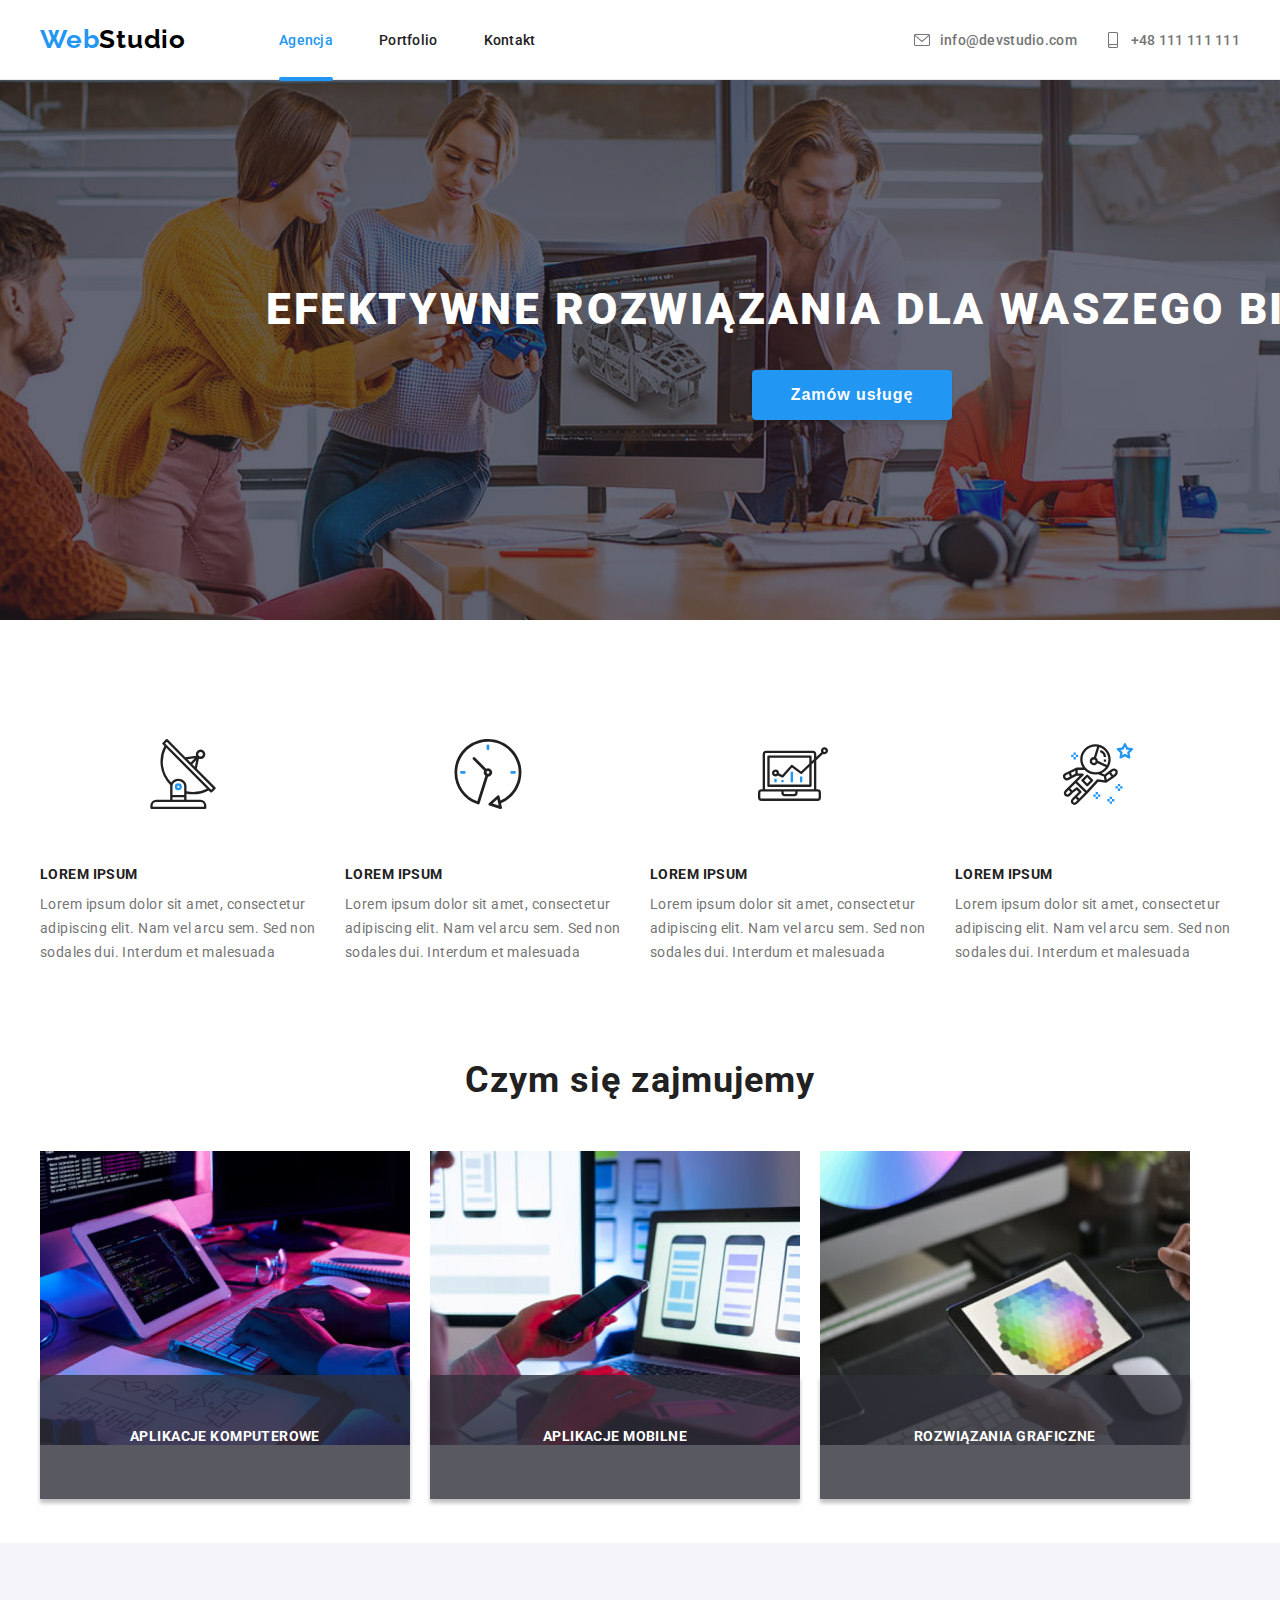
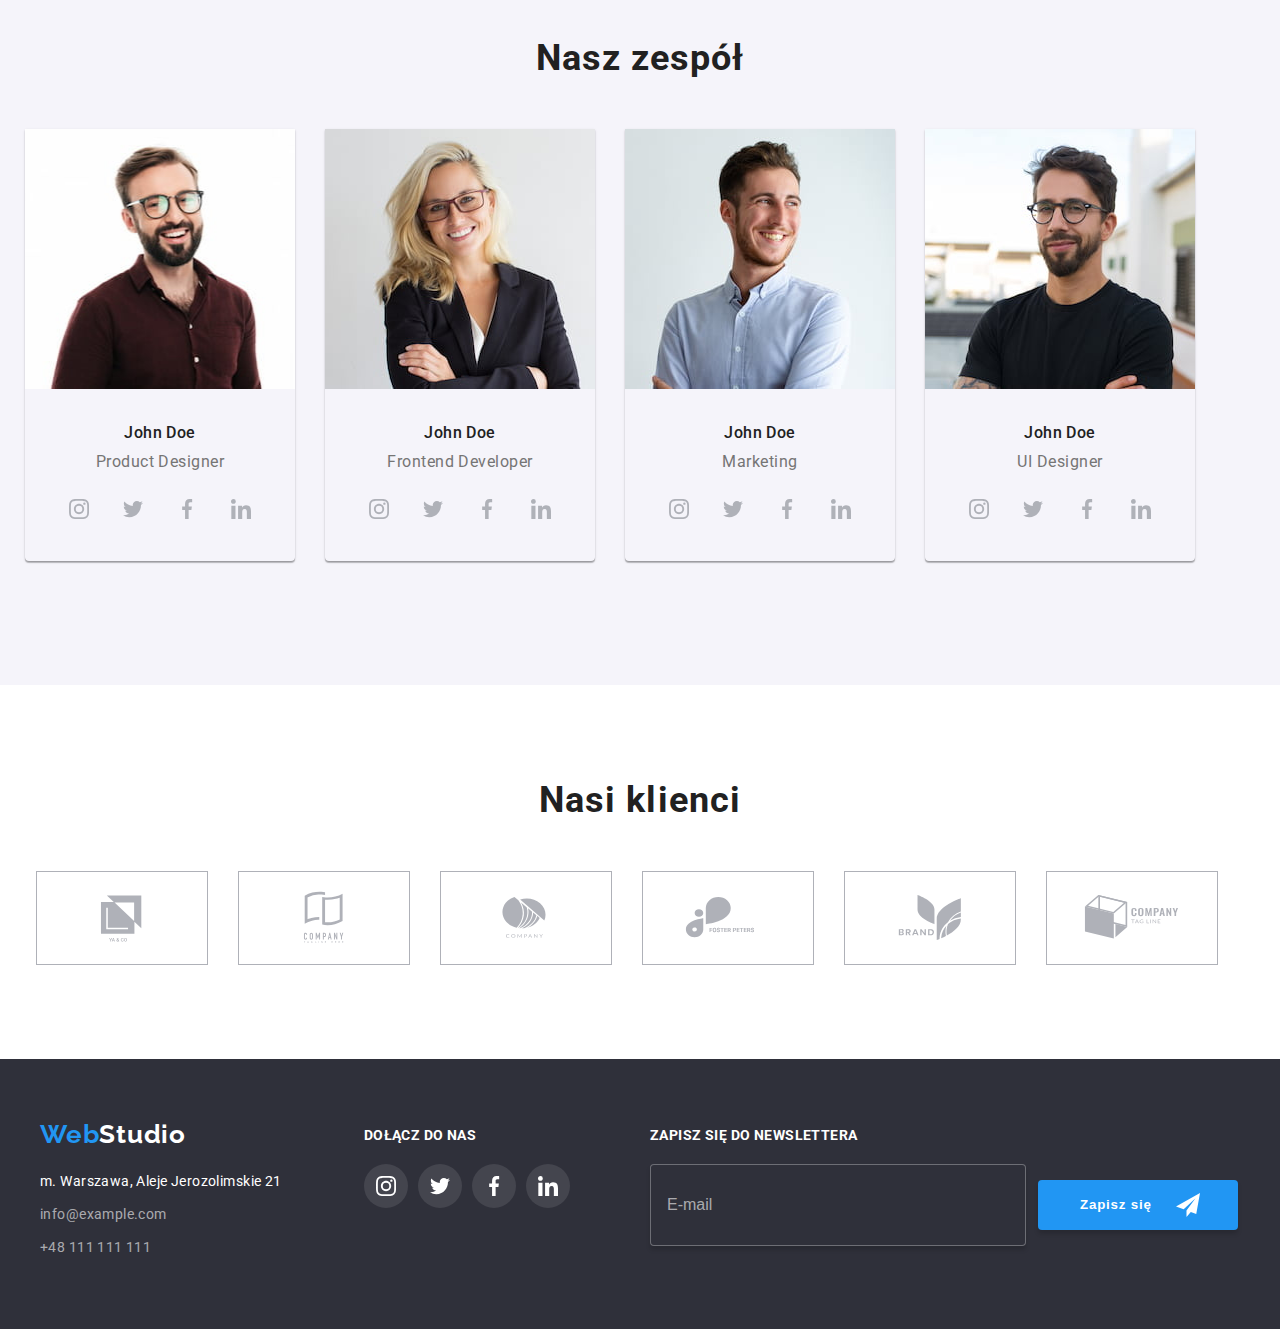
<file: index.html>
<!DOCTYPE html>
<html lang="en">
  <head>
    <meta charset="UTF-8" />
    <meta http-equiv="X-UA-Compatible" content="IE=edge" />
    <meta name="viewport" content="width=device-width, initial-scale=1.0" />
    <link rel="preconnect" href="https://fonts.googleapis.com" />
    <link rel="preconnect" href="https://fonts.gstatic.com" crossorigin />
    <link
      href="https://fonts.googleapis.com/css2?family=Raleway:wght@700&family=Roboto:wght@400;500;700;900&display=swap"
      rel="stylesheet"
    />
    <link
      rel="stylesheet"
      href="https://cdnjs.cloudflare.com/ajax/libs/modern-normalize/1.1.0/modern-normalize.min.css"
      integrity="sha512-wpPYUAdjBVSE4KJnH1VR1HeZfpl1ub8YT/NKx4PuQ5NmX2tKuGu6U/JRp5y+Y8XG2tV+wKQpNHVUX03MfMFn9Q=="
      crossorigin="anonymous"
      referrerpolicy="no-referrer"
    />
    <link rel="stylesheet" href="./css/styles.css" />
    <title>Main page</title>
  </head>

  <body>
    <!--header-->
    <header class="header-line">
      <div class="header container">
        <div class="header-nav">
          <a class="logo" href="index.html"
            >Web<span class="logo-studio-black">Studio</span></a
          >
          <!--navigation-->
          <nav class="navigation-menu">
            <ul class="navigation">
              <li><a class="link link-active" href="#">Agencja</a></li>
              <li>
                <a class="link" href="portfolio.html">Portfolio</a>
              </li>
              <li><a class="link" href="#">Kontakt</a></li>
            </ul>
          </nav>
        </div>
        <!--header-contacts-->
        <div>
          <ul class="contacts-header">
            <li class="menu-nav">
              <a class="link link-contact" href="mailto:info@devstudio.com">
                <svg class="icon-email">
                  <use href="./images/icons.svg#icon-envelope"></use>
                </svg>
                info@devstudio.com
              </a>
            </li>
            <li class="menu-nav">
              <a class="link link-contact" href="tel:+48111111111">
                <svg class="icon-phone">
                  <use href="./images/icons.svg#icon-smartphone"></use></svg>
                +48 111 111 111</a
              >
            </li>
          </ul>
        </div>
      </div>
    </header>
    <main>
      <!--HERO-->
      <section class="hero section">
        <div class="hero-content container">
          <h1 class="header-main">EFEKTYWNE ROZWIĄZANIA DLA WASZEGO BIZNESU</h1>
          <div class="button-order">
            <button class="button-service" data-modal-open type="button">
              Zamów usługę
            </button>
          </div>
        </div>
      </section>

      <!--features-->
      <section class="features section">
        <div class="container">
          <ul class="features-list">
            <li class="features-list-item">
              <div class="features-icon">
                <svg width="70" height="70">
                  <use href="./images/icons.svg#icon-antenna"></use>
                </svg>
              </div>
              <span class="feature-title">LOREM IPSUM</span>
              <p class="feature-text">
                Lorem ipsum dolor sit amet, consectetur adipiscing elit. Nam vel
                arcu sem. Sed non sodales dui. Interdum et malesuada
              </p>
            </li>
            <li class="features-list-item">
              <div class="features-icon">
                <svg width="70" height="70">
                  <use href="./images/icons.svg#icon-clock"></use>
                </svg>
              </div>
              <span class="feature-title">LOREM IPSUM</span>
              <p class="feature-text">
                Lorem ipsum dolor sit amet, consectetur adipiscing elit. Nam vel
                arcu sem. Sed non sodales dui. Interdum et malesuada
              </p>
            </li>
            <li class="features-list-item">
              <div class="features-icon">
                <svg width="70" height="70">
                  <use href="./images/icons.svg#icon-diagram"></use>
                </svg>
              </div>
              <span class="feature-title">LOREM IPSUM</span>
              <p class="feature-text">
                Lorem ipsum dolor sit amet, consectetur adipiscing elit. Nam vel
                arcu sem. Sed non sodales dui. Interdum et malesuada
              </p>
            </li>
            <li class="features-list-item">
              <div class="features-icon">
                <svg width="70" height="70">
                  <use href="./images/icons.svg#icon-astronaut"></use>
                </svg>
              </div>
              <span class="feature-title">LOREM IPSUM</span>
              <p class="feature-text">
                Lorem ipsum dolor sit amet, consectetur adipiscing elit. Nam vel
                arcu sem. Sed non sodales dui. Interdum et malesuada
              </p>
            </li>
          </ul>
        </div>
      </section>

      <!--O NAS-->
      <section class="section our-work">
        <div class="about-us container">
          <h2 class="title">Czym się zajmujemy</h2>
          <ul class="about-us-list">
            <li>
              <img
                src="images/index/about-us-coding.jpg"
                alt="kodowanie"
                width="370"
                height="294"
              />
              <div class="about-us-list-img">
                <span>Aplikacje komputerowe</span>
              </div>
            </li>
            <li>
              <img
                src="images/index/about-us-phone.jpg"
                alt="łączenie z komputerem"
                width="370"
                height="294"
              />
              <div class="about-us-list-img">
                <span>Aplikacje mobilne</span>
              </div>
            </li>
            <li>
              <img
                src="images/index/about-us-tablet.jpg"
                alt="zmiana koloru w tablecie"
                width="370"
                height="294"
              />
              <div class="about-us-list-img">
                <span>Rozwiązania graficzne</span>
              </div>
            </li>
          </ul>
        </div>
      </section>
      <!--NASZ ZESPÓŁ-->
      <section class="our-team section">
        <div class="container">
          <h2 class="title">Nasz zespół</h2>
          <ul class="team-people">
            <li class="team-people-photos">
              <figure class="team-photos">
                <img
                  src="images/index/our-team-product-designer.jpg"
                  alt="John_Doe1"
                  width="270"
                  height="260"
                />
                <figcaption class="programmers-description">
                  <h3 class="programmers">John Doe</h3>
                  <span class="programmers-team">Product Designer</span>
                  <div class="team-social-media">
                    <a href="#" class="social-media-links">
                      <svg
                        class="social-media-icons"
                        width="44px"
                        height="44px"
                      >
                        <use
                          href="./images/icons.svg#icon-instagram"
                          width="20px"
                          height="20px"
                          x="12px"
                          y="12px"
                        ></use>
                      </svg>
                    </a>
                    <a href="#" class="social-media-links">
                      <svg
                        class="social-media-icons"
                        width="44px"
                        height="44px"
                      >
                        <use
                          href="./images/icons.svg#icon-twitter"
                          width="20px"
                          height="20px"
                          x="12px"
                          y="12px"
                        ></use>
                      </svg>
                    </a>
                    <a href="#" class="social-media-links">
                      <svg
                        class="social-media-icons"
                        width="44px"
                        height="44px"
                      >
                        <use
                          href="./images/icons.svg#icon-facebook"
                          width="20px"
                          height="20px"
                          x="12px"
                          y="12px"
                        ></use>
                      </svg>
                    </a>
                    <a href="#" class="social-media-links">
                      <svg
                        class="social-media-icons"
                        width="44px"
                        height="44px"
                      >
                        <use
                          href="./images/icons.svg#icon-linkedin"
                          width="20px"
                          height="20px"
                          x="12px"
                          y="12px"
                        ></use>
                      </svg>
                    </a>
                  </div>
                </figcaption>
              </figure>
            </li>
            <li class="team-people-photos">
              <figure class="team-photos">
                <img
                  src="images/index/our-team-frontend-developer.jpg"
                  alt="John_Doe2"
                  width="270"
                  height="260"
                />
                <figcaption class="programmers-description">
                  <h3 class="programmers">John Doe</h3>
                  <span class="programmers-team">Frontend Developer</span>
                  <div class="team-social-media">
                    <a href="#" class="social-media-links">
                      <svg
                        class="social-media-icons"
                        width="44px"
                        height="44px"
                      >
                        <use
                          href="./images/icons.svg#icon-instagram"
                          width="20px"
                          height="20px"
                          x="12px"
                          y="12px"
                        ></use>
                      </svg>
                    </a>
                    <a href="#" class="social-media-links">
                      <svg
                        class="social-media-icons"
                        width="44px"
                        height="44px"
                      >
                        <use
                          href="./images/icons.svg#icon-twitter"
                          width="20px"
                          height="20px"
                          x="12px"
                          y="12px"
                        ></use>
                      </svg>
                    </a>
                    <a href="#" class="social-media-links">
                      <svg
                        class="social-media-icons"
                        width="44px"
                        height="44px"
                      >
                        <use
                          href="./images/icons.svg#icon-facebook"
                          width="20px"
                          height="20px"
                          x="12px"
                          y="12px"
                        ></use>
                      </svg>
                    </a>
                    <a href="#" class="social-media-links">
                      <svg
                        class="social-media-icons"
                        width="44px"
                        height="44px"
                      >
                        <use
                          href="./images/icons.svg#icon-linkedin"
                          width="20px"
                          height="20px"
                          x="12px"
                          y="12px"
                        ></use>
                      </svg>
                    </a>
                  </div>
                </figcaption>
              </figure>
            </li>
            <li class="team-people-photos">
              <figure class="team-photos">
                <img
                  src="images/index/our-team-marketing.jpg"
                  alt="John_Doe3"
                  width="270"
                  height="260"
                />
                <figcaption class="programmers-description">
                  <h3 class="programmers">John Doe</h3>
                  <span class="programmers-team">Marketing</span>
                  <div class="team-social-media">
                    <a href="#" class="social-media-links">
                      <svg
                        class="social-media-icons"
                        width="44px"
                        height="44px"
                      >
                        <use
                          href="./images/icons.svg#icon-instagram"
                          width="20px"
                          height="20px"
                          x="12px"
                          y="12px"
                        ></use>
                      </svg>
                    </a>
                    <a href="#" class="social-media-links">
                      <svg
                        class="social-media-icons"
                        width="44px"
                        height="44px"
                      >
                        <use
                          href="./images/icons.svg#icon-twitter"
                          width="20px"
                          height="20px"
                          x="12px"
                          y="12px"
                        ></use>
                      </svg>
                    </a>
                    <a href="#" class="social-media-links">
                      <svg
                        class="social-media-icons"
                        width="44px"
                        height="44px"
                      >
                        <use
                          href="./images/icons.svg#icon-facebook"
                          width="20px"
                          height="20px"
                          x="12px"
                          y="12px"
                        ></use>
                      </svg>
                    </a>
                    <a href="#" class="social-media-links">
                      <svg
                        class="social-media-icons"
                        width="44px"
                        height="44px"
                      >
                        <use
                          href="./images/icons.svg#icon-linkedin"
                          width="20px"
                          height="20px"
                          x="12px"
                          y="12px"
                        ></use>
                      </svg>
                    </a>
                  </div>
                </figcaption>
              </figure>
            </li>
            <li class="team-people-photos">
              <figure class="team-photos">
                <img
                  src="images/index/our-team-ui-designer.jpg"
                  alt="John_Doe4"
                  width="270"
                  height="260"
                />
                <figcaption class="programmers-description">
                  <h3 class="programmers">John Doe</h3>
                  <span class="programmers-team">UI Designer</span>
                  <div class="team-social-media">
                    <a href="#" class="social-media-links">
                      <svg
                        class="social-media-icons"
                        width="44px"
                        height="44px"
                      >
                        <use
                          href="./images/icons.svg#icon-instagram"
                          width="20px"
                          height="20px"
                          x="12px"
                          y="12px"
                        ></use>
                      </svg>
                    </a>
                    <a href="#" class="social-media-links">
                      <svg
                        class="social-media-icons"
                        width="44px"
                        height="44px"
                      >
                        <use
                          href="./images/icons.svg#icon-twitter"
                          width="20px"
                          height="20px"
                          x="12px"
                          y="12px"
                        ></use>
                      </svg>
                    </a>
                    <a href="#" class="social-media-links">
                      <svg
                        class="social-media-icons"
                        width="44px"
                        height="44px"
                      >
                        <use
                          href="./images/icons.svg#icon-facebook"
                          width="20px"
                          height="20px"
                          x="12px"
                          y="12px"
                        ></use>
                      </svg>
                    </a>
                    <a href="#" class="social-media-links">
                      <svg
                        class="social-media-icons"
                        width="44px"
                        height="44px"
                      >
                        <use
                          href="./images/icons.svg#icon-linkedin"
                          width="20px"
                          height="20px"
                          x="12px"
                          y="12px"
                        ></use>
                      </svg>
                    </a>
                  </div>
                </figcaption>
              </figure>
            </li>
          </ul>
        </div>
      </section>

      <!--Nasi klienci-->

      <section class="our-customers section">
        <div class="container">
          <h2 class="title">Nasi klienci</h2>
          <ul class="customers">
            <li class="customers-item">
              <svg class="logo-customers" width="106px" height="60.04px">
                <use href="./images/icons.svg#icon-Logo"></use>
              </svg>
            </li>
            <li class="customers-item">
              <svg class="logo-customers" width="106px" height="60.04px">
                <use href="./images/icons.svg#icon-Logo-1"></use>
              </svg>
            </li>
            <li class="customers-item">
              <svg class="logo-customers" width="106px" height="60.04px">
                <use href="./images/icons.svg#icon-Logo-2"></use>
              </svg>
            </li>
            <li class="customers-item">
              <svg class="logo-customers" width="106px" height="60.04px">
                <use href="./images/icons.svg#icon-Logo-3"></use>
              </svg>
            </li>
            <li class="customers-item">
              <svg class="logo-customers" width="106px" height="60.04px">
                <use href="./images/icons.svg#icon-Logo-4"></use>
              </svg>
            </li>
            <li class="customers-item">
              <svg class="logo-customers" width="106px" height="60.04px">
                <use href="./images/icons.svg#icon-Logo-5"></use>
              </svg>
            </li>
          </ul>
        </div>
      </section>
    </main>
    <!--footer-->
    <footer class="contacts">
      <div class="container footer-box">
        <div>
          <a class="logo logo-footer" href="index.html"
            >Web<span class="logo-studio-white">Studio</span></a
          >
          <address>
            <ul class="links-footer">
              <li>
                <a
                  class="link-footer"
                  href="https://goo.gl/maps/8idBE2b1yMuSsfuq6"
                  target="_blank"
                  >m. Warszawa, Aleje Jerozolimskie 21</a
                >
              </li>
              <li>
                <a
                  class="link-footer contact-footer"
                  href="mailto:info@example.com"
                  >info@example.com</a
                >
              </li>
              <li>
                <a class="link-footer contact-footer" href="tel:+48111111111"
                  >+48 111 111 111
                </a>
              </li>
            </ul>
          </address>
        </div>
        <div class="footer-social-media">
          <p class="footer-social-header">Dołącz do nas</p>
          <ul class="footer-social-media-list">
            <li class="footer-social-media-item">
              <a href="#" class="footer-social-media-link social-media-links">
                <svg
                  class="footer-social-media-icon"
                  width="44px"
                  height="44px"
                >
                  <use
                    href="./images/icons.svg#icon-instagram"
                    width="20px"
                    height="20px"
                    x="12px"
                    y="12px"
                  ></use>
                </svg>
              </a>
            </li>
            <li class="footer-social-media-item">
              <a href="#" class="footer-social-media-link social-media-links">
                <svg
                  class="footer-social-media-icon"
                  width="44px"
                  height="44px"
                >
                  <use
                    href="./images/icons.svg#icon-twitter"
                    width="20px"
                    height="20px"
                    x="12px"
                    y="12px"
                  ></use>
                </svg>
              </a>
            </li>
            <li class="footer-social-media-item">
              <a href="#" class="footer-social-media-link social-media-links">
                <svg
                  class="footer-social-media-icon"
                  width="44px"
                  height="44px"
                >
                  <use
                    href="./images/icons.svg#icon-facebook"
                    width="20px"
                    height="20px"
                    x="12px"
                    y="12px"
                  ></use>
                </svg>
              </a>
            </li>
            <li class="footer-social-media-item">
              <a href="#" class="footer-social-media-link social-media-links">
                <svg
                  class="footer-social-media-icon"
                  width="44px"
                  height="44px"
                >
                  <use
                    href="./images/icons.svg#icon-linkedin"
                    width="20px"
                    height="20px"
                    x="12px"
                    y="12px"
                  ></use>
                </svg>
              </a>
            </li>
          </ul>
        </div>
        <div class="newsletter-box">
          <p class="footer-social-header">Zapisz się do newslettera</p>
          <form class="newsletter-form">
            <input
              name="newsletter"
              type="text"
              id="newsletter"
              placeholder="E-mail"
              class="newsletter-email-box"
            />
            <button type="submit" class="button-form">
              Zapisz się
              <svg class="newsletter-icon" width="24" height="24">
                <use href="./images/icons.svg#icon-icon-send"></use>
              </svg>
            </button>
          </form>
        </div>
      </div>
    </footer>
    <div class="backdrop is-hidden" data-modal>
      <div class="modal">
        <button type="button" class="button-modal-close" data-modal-close>
          <svg width="18px" height="18px">
            <use href="./images/icons.svg#icon-modal-close"></use>
          </svg>
        </button>
        <form class="personal-data-form">
          <p class="form-title">Zostaw swoje dane w formularzu poniżej</p>
          <div class="personal-data">
            <label class="personal-data-label" for="name">Imie</label>
            <input name="name" type="text" id="name" class="input-label" />
            <svg class="input-icons" width="18" height="18">
              <use href="./images/icons.svg#icon-person-black"></use>
            </svg>
          </div>
          <div class="personal-data">
            <label class="personal-data-label personal-data-phone" for="phone"
              >Telefon</label
            >
            <input name="name" type="tel" id="phone" class="input-label" />
            <svg class="input-icons" width="18" height="18">
              <use href="./images/icons.svg#icon-phone-black"></use>
            </svg>
          </div>
          <div class="personal-data">
            <label class="personal-data-label personal-data-email" for="email"
              >Email</label
            >
            <input name="name" type="email" id="email" class="input-label" />
            <svg class="input-icons" width="18" height="18">
              <use href="./images/icons.svg#icon-email-black"></use>
            </svg>
          </div>
          <label class="personal-data-comment" for="comments">Komentarz</label>
          <textarea
            class="personal-data-andotations"
            name="comments"
            id="comments"
            placeholder="Wprowadź tekst"
          ></textarea>
          <label class="personal-data-checkbox" for="checkbox">
            <input
              type="checkbox"
              class="checkbox-input"
              name="checkbox"
              id="checkbox"
            />
            <span class="checkbox-icon">
              <svg class="checkbox-icon-active" width="16" height="15">
                <use href="./images/icons.svg#icon-check"></use>
              </svg>
            </span>
            <span class="checkbox-text"
              >Oświadczam iż akceptuję
              <a class="agreement-link" href="#"> Regulamin</a> i
              <a class="agreement-link" href="#">
                Politykę Prywatności.
              </a></span
            >
          </label>
          <button type="submit" class="checkbox-button">Wyślij</button>
        </form>
      </div>
    </div>
    <script src="./js/modal.js"></script>
  </body>
</html>
</file>
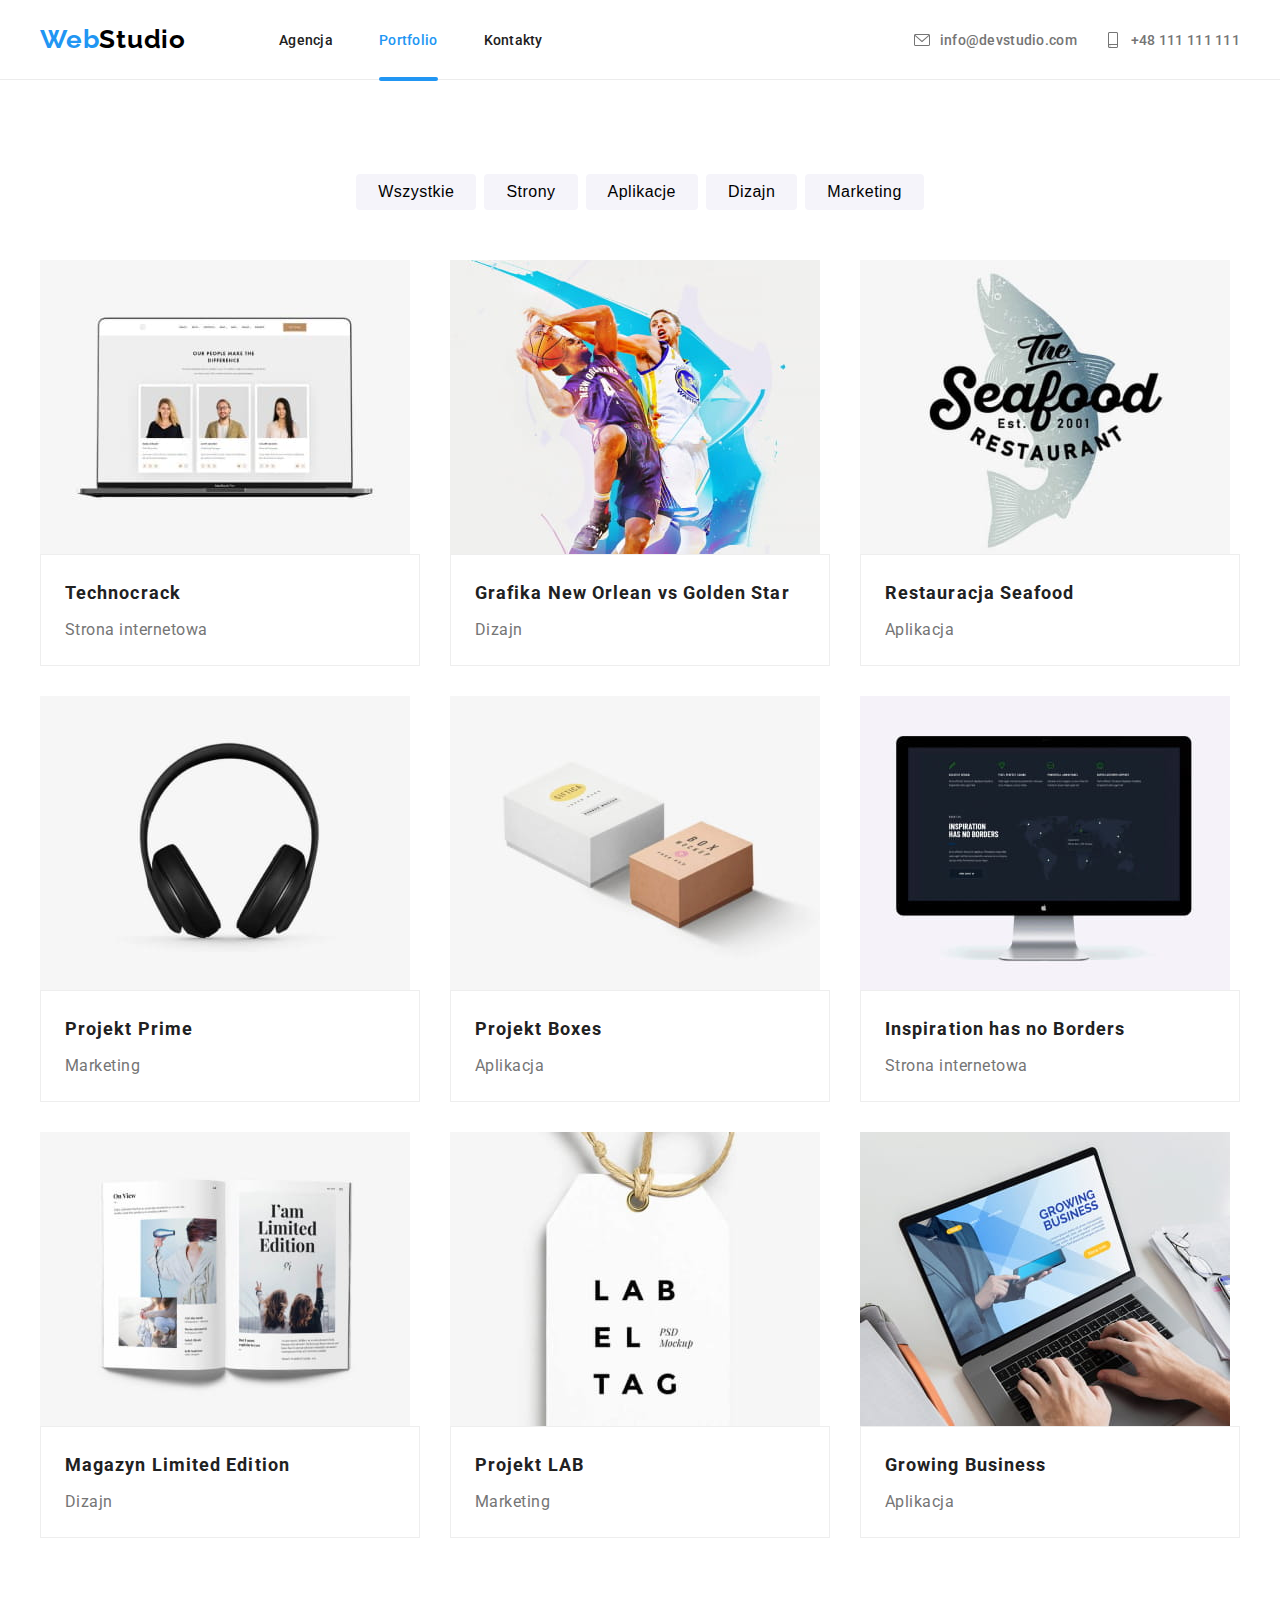
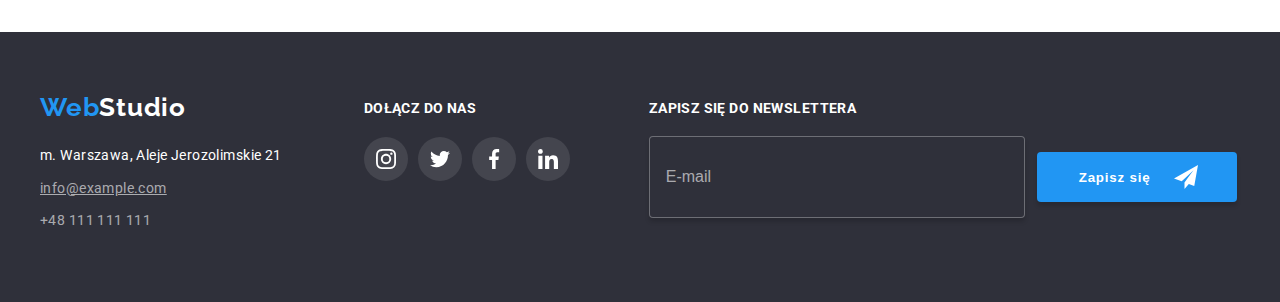
<file: portfolio.html>
<!DOCTYPE html>
<html lang="en">
  <head>
    <meta charset="UTF-8" />
    <meta http-equiv="X-UA-Compatible" content="IE=edge" />
    <meta name="viewport" content="width=device-width, initial-scale=1.0" />
    <link rel="preconnect" href="https://fonts.googleapis.com" />
    <link rel="preconnect" href="https://fonts.gstatic.com" crossorigin />
    <link
      href="https://fonts.googleapis.com/css2?family=Raleway:wght@700&family=Roboto:wght@400;500;700;900&display=swap"
      rel="stylesheet"
    />
    <link
      rel="stylesheet"
      href="https://cdnjs.cloudflare.com/ajax/libs/modern-normalize/1.1.0/modern-normalize.min.css"
      integrity="sha512-wpPYUAdjBVSE4KJnH1VR1HeZfpl1ub8YT/NKx4PuQ5NmX2tKuGu6U/JRp5y+Y8XG2tV+wKQpNHVUX03MfMFn9Q=="
      crossorigin="anonymous"
      referrerpolicy="no-referrer"
    />
    <link rel="stylesheet" href="./css/styles.css" />
    <title>Portfolio</title>
  </head>
  <body>
    <!--header-->
    <header class="header-line">
      <div class="header container">
        <div class="header-nav">
          <a class="logo" href="index.html"
            >Web<span class="logo-studio-black">Studio</span></a
          >
          <!--navigation-->
          <nav class="navigation-menu">
            <ul class="navigation">
              <li><a class="link" href="#">Agencja</a></li>
              <li><a class="link link-active" href="portfolio.html">Portfolio</a></li>
              <li><a class="link" href="#">Kontakty</a></li>
            </ul>
          </nav>
        </div>
        <div>
          <ul class="contacts-header">
            <li class="menu-nav">
              <a class="link link-contact" href="mailto:info@devstudio.com"
                > <svg class="icon-email">
                  <use href="./images/icons.svg#icon-envelope"></use></svg>info@devstudio.com</a
              >
            </li>
            <li class="menu-nav">
              <a class="link link-contact" href="tel:+48111111111"
                > <svg class="icon-phone">
                  <use href="./images/icons.svg#icon-smartphone"></use>
                </svg>+48 111 111 111</a
              >
            </li>
          </ul>
      </div>
      </div>
    </header>
    <!--buttons-->
    <main>
      <section class="section">
        <div class="container">
          <ul class="buttons-main">
            <li>
              <button class="button-list" type="button">Wszystkie</button>
            </li>
            <li><button class="button-list" type="button">Strony</button></li>
            <li>
              <button class="button-list" type="button">Aplikacje</button>
            </li>
            <li><button class="button-list" type="button">Dizajn</button></li>
            <li>
              <button class="button-list" type="button">Marketing</button>
            </li>
          </ul>
          <!--projects-->
          <div>
          <ul class="portfolio-projects">
            <li class="portfolio-projects-item">
              <figure class="portfolio-images">
                <div class="portfolio-images-box">
                <img 
                  src="images/portfolio/technocrack.jpg"
                  alt="Web page"
                  width="370"
                  height="294"
                />
                <div class="portfolio-images-overlay">
                  <p>Technocrack jest popularną platformą wykorzystywaną do rozpowszechniania koronawirusa. Firmy wykorzystują tę platformę do celów szpiegowskich i ataków na niezabezpieczone serwery konkurencji</p>
                </div>
                </div>
                <figcaption class="portfolio-description">
                  <h3 class="project">Technocrack</h3>
                  <span class="project-item">Strona internetowa</span>
                </figcaption>
              </figure>
            </li>
            <li class="portfolio-projects-item">
              <figure class="portfolio-images">
                <div class="portfolio-images-box">
                <img
                  src="images/portfolio/basketball.jpg"
                  alt="basketball match graphics"
                  width="370"
                  height="294"
                />
                <div class="portfolio-images-overlay">
                  <p>Lorem ipsum dolor sit amet consectetur adipisicing elit. Ducimus temporibus in nisi odit distinctio repellendus, enim quisquam deleniti et exercitationem commodi pariatur. Nisi id neque veritatis inventore aperiam maxime expedita.</p>
                </div>
                </div>
                <figcaption class="portfolio-description">
                  <h3 class="project">Grafika New Orlean vs Golden Star</h3>
                  <span class="project-item">Dizajn</span>
                </figcaption>
              </figure>
            </li>
            <li class="portfolio-projects-item">
              <figure class="portfolio-images">
                <div class="portfolio-images-box">
                <img
                  src="images/portfolio/restaurant.jpg"
                  alt="logo seafood restaurant"
                  width="370"
                  height="294"
                />
                <div class="portfolio-images-overlay">
                  <p>Lorem ipsum dolor sit amet, consectetur adipisicing elit. Velit minus ut quod voluptatibus ratione nulla, quis sint voluptate! Quas, voluptates quibusdam repudiandae animi dolores voluptatibus itaque labore quis placeat harum.</p>
                </div>
                </div>
                <figcaption class="portfolio-description">
                  <h3 class="project">Restauracja Seafood</h3>
                  <span class="project-item">Aplikacja</span>
                </figcaption>
              </figure>
            </li>
            <li class="portfolio-projects-item">
              <figure class="portfolio-images">
                <div class="portfolio-images-box">
                <img
                  src="images/portfolio/headphones.jpg"
                  alt="headphones"
                  width="370"
                  height="294"
                />
                <div class="portfolio-images-overlay">
                  <p>Lorem ipsum dolor sit amet consectetur, adipisicing elit. Rem nobis in earum voluptatem a consectetur iste inventore delectus minus nulla aut quidem voluptatum expedita eligendi aspernatur autem iusto, cupiditate quisquam.</p>
                </div>
                </div>
                <figcaption class="portfolio-description">
                  <h3 class="project">Projekt Prime</h3>
                  <span class="project-item">Marketing</span>
                </figcaption>
              </figure>
            </li>
            <li class="portfolio-projects-item">
              <figure class="portfolio-images">
                <div class="portfolio-images-box">
                <img
                  src="images/portfolio/boxes.jpg"
                  alt="boxes"
                  width="370"
                  height="294"
                />
                <div class="portfolio-images-overlay">
                  <p>Lorem ipsum dolor sit amet consectetur adipisicing elit. Nesciunt veniam autem suscipit vero iure cupiditate distinctio nulla ea debitis quaerat quam, aspernatur dolores, quos inventore ullam accusantium. Obcaecati, et inventore.</p>
                </div>
                </div>
                <figcaption class="portfolio-description">
                  <h3 class="project">Projekt Boxes</h3>
                  <span class="project-item">Aplikacja</span>
                </figcaption>
              </figure>
            </li>
            <li class="portfolio-projects-item">
              <figure class="portfolio-images">
                <div class="portfolio-images-box">
                <img
                  src="images/portfolio/monitor.jpg"
                  alt="monitor"
                  width="370"
                  height="294"
                />
                <div class="portfolio-images-overlay">
                  <p>Lorem, ipsum dolor sit amet consectetur adipisicing elit. Libero cum sit praesentium asperiores error doloribus quas delectus quidem illum omnis consequuntur voluptatum dolore, dolores quasi autem eum eius. Ab, pariatur.</p>
                </div>
                </div>
                <figcaption class="portfolio-description">
                  <h3 class="project">Inspiration has no Borders</h3>
                  <span class="project-item">Strona internetowa</span>
                </figcaption>
              </figure>
            </li>
            <li class="portfolio-projects-item">
              <figure class="portfolio-images">
                <div class="portfolio-images-box">
                <img
                  src="images/portfolio/magazine.jpg"
                  alt="Limited Edition magazine"
                  width="370"
                  height="294"
                />
                <div class="portfolio-images-overlay">
                  <p>Lorem ipsum dolor sit amet consectetur adipisicing elit. Similique ex provident ullam minus odio, ipsum laudantium laborum natus necessitatibus, nobis sit quas alias! Beatae alias adipisci distinctio soluta doloremque eum.</p>
                </div>
                </div>
                
                <figcaption class="portfolio-description">
                  <h3 class="project">Magazyn Limited Edition</h3>
                  <span class="project-item">Dizajn</span>
                </figcaption>
              </figure>
            </li>
            <li class="portfolio-projects-item">
              <figure class="portfolio-images">
                <div class="portfolio-images-box">
                <img
                  src="images/portfolio/label.jpg"
                  alt="project label tag"
                  width="370"
                  height="294"
                />
                <div class="portfolio-images-overlay">
                  <p>Lorem ipsum dolor sit amet consectetur adipisicing elit. Quo exercitationem voluptas, asperiores reprehenderit quod repellat, iusto totam omnis nobis corrupti libero tempora nesciunt laudantium delectus iste adipisci. Nihil, nesciunt commodi!</p>
                </div>
                </div>
                <figcaption class="portfolio-description">
                  <h3 class="project">Projekt LAB</h3>
                  <span class="project-item">Marketing</span>
                </figcaption>
              </figure>
            </li>
            <li class="portfolio-projects-item">
              <figure class="portfolio-images">
                <div class="portfolio-images-box">
                <img
                  src="images/portfolio/laptop.jpg"
                  alt="growing business app on laptop"
                  width="370"
                  height="294"
                />
                <div class="portfolio-images-overlay">
                  <p>Lorem ipsum dolor sit amet consectetur, adipisicing elit. Nostrum odit, sunt minus magnam id hic dicta nisi facere dolor rem repellat veritatis porro quis cupiditate saepe, aspernatur et officiis nam.</p>
                </div>
                </div>
                <figcaption class="portfolio-description">
                  <h3 class="project">Growing Business</h3>
                  <span class="project-item">Aplikacja</span>
                </figcaption>
              </figure>
            </li>
          </ul>
          </div>
        </div>
      </section>
    </main>

    <!--footer-->
    <footer class="contacts">
      <div class="container footer-box">
        <div>
        <a class="logo logo-footer" href="index.html"
          >Web<span class="logo-studio-white">Studio</span></a
        >
        <address>
          <ul class="links-footer">
            <li>
              <a
                class="link-footer"
                href="https://goo.gl/maps/8idBE2b1yMuSsfuq6"
                target="_blank"
                >m. Warszawa, Aleje Jerozolimskie 21</a
              >
            </li>
            <li>
              <a
                class="link-footer contact-footer-mail"
                href="mailto:info@example.com"
                >info@example.com</a
              >
            </li>
            <li>
              <a class="link-footer contact-footer" href="tel:+48111111111"
                >+48 111 111 111</a
              >
            </li>
          </ul>
        </address>
      </div>
      <div class="footer-social-media">
        <p class="footer-social-header">Dołącz do nas</p>
        <ul class="footer-social-media-list">
          <li class="footer-social-media-item">
            <a href="#" class="footer-social-media-link social-media-links">
              <svg class="footer-social-media-icon" width="44px" height="44px">
                <use href="./images/icons.svg#icon-instagram" width="20px" height="20px" x="12px" y="12px"></use>
              </svg>
            </a>
          </li>
              <li class="footer-social-media-item">
                <a href="#" class="footer-social-media-link social-media-links">
                  <svg class="footer-social-media-icon" width="44px" height="44px">
                    <use href="./images/icons.svg#icon-twitter" width="20px" height="20px" x="12px" y="12px"></use>
                  </svg>
                </a>
              </li>
                  <li class="footer-social-media-item">
                    <a href="#" class="footer-social-media-link social-media-links">
                      <svg class="footer-social-media-icon" width="44px" height="44px">
                        <use href="./images/icons.svg#icon-facebook" width="20px" height="20px" x="12px" y="12px"></use>
                      </svg>
                    </a>
                  </li>
                  <li class="footer-social-media-item">
                        <a href="#" class="footer-social-media-link social-media-links">
                          <svg class="footer-social-media-icon" width="44px" height="44px">
                            <use href="./images/icons.svg#icon-linkedin" width="20px" height="20px" x="12px" y="12px"></use>
                          </svg>
                        </a>
                        </li>
        </ul>
        <div class="newsletter-box-portfolio">
          <p class="footer-social-header">Zapisz się do newslettera</p>
          <form class="newsletter-form">
            <label for="newsletter"></label>
   <input name="newsletter"
    type="text"
    id="newsletter"
    placeholder="E-mail"
    class="newsletter-email-box"/>
          <button type="submit" class="button-form">Zapisz się
          <svg class="newsletter-icon" width="24px" height="24px">
            <use href="./images/icons.svg#icon-icon-send">
            </use>
          </svg>
          </button>
          </form>
        </div>
      </div>
        </div>
    </footer>
  </body>
</html>
</file>
<file: css/styles.css>
* {
  margin: 0;
  padding: 0;
  border: 0;
}

:root {
  --brand-color: #2196f3;
  --main-color: #212121;
  --background-gray-color: #2f303a;
  --main-gray-color: #757575;
  --black-color: #000000;
  --white-color: #ffffff;
  --light-color: #f5f4fa;
  --projects-color: #eeeeee;
  --lightgray-color: #afb1b8;
  --shadow-portfolio1: rgba(0, 0, 0, 0.12);
  --shadow-portfolio2: rgba(0, 0, 0, 0.06);
  --shadow-portfolio3: rgba(0, 0, 0, 0.16);
  --newsletter-color: rgba(255, 255, 255, 0.6);
  --border-color: rgba(33, 33, 33, 0.2);
}

body {
  font-family: 'Roboto', sans-serif;
  color: var(--main-color);
}

.container {
  width: 1200px;
  margin: 0 auto;
  padding: 0px 15px;
}

.section {
  padding: 94px 0;
}

/* header-styles */
.header-nav {
  display: flex;
  justify-content: space-between;
  align-items: center;
}

.header {
  padding-top: 24px;
  padding-bottom: 24px;
  display: flex;
  justify-content: space-between;
  align-items: center;
}

.header-line {
  border-bottom: 1px solid #ececec;
}

/*logo*/

.logo {
  font-family: 'Raleway', sans-serif;
  font-weight: 700;
  font-size: 26px;
  line-height: 1.2;
  letter-spacing: 0.03em;
  color: var(--brand-color);
  text-decoration: none;
  margin-right: 93px;
}

.logo-studio-black {
  color: var(--black-color);
}

.logo-studio-white {
  color: var(--white-color);
}

/*navigation*/

.navigation,
.contacts-header {
  list-style-type: none;
  font-weight: 500;
  font-size: 14px;
  letter-spacing: 0.02em;
  line-height: 1.15;
  display: flex;
}

.link {
  text-decoration: none;
  color: var(--main-color);
}

.link-contact {
  color: var(--main-gray-color);
  display: flex;
  align-items: center;
  justify-content: center;
}

.navigation-menu {
  justify-content: space-between;
}

.navigation {
  gap: 46px;
}

.link,
.link-footer {
  transition: color 250ms cubic-bezier(0.4, 0, 0.2, 1);
}

.link-active {
  color: var(--brand-color);
  position: relative;
}

.link-active::after {
  content: '';
  display: block;
  border-radius: 2px;
  width: 100%;
  height: 4px;
  background: var(--brand-color);
  position: absolute;
  top: 45px;
}

/*header contacts*/
.link:hover,
.link:focus,
.link-footer:hover,
.link-footer:focus {
  color: var(--brand-color);
}

.contacts-header {
  display: flex;
  justify-content: space-between;
  gap: 50px;
}

.menu-nav:last-child {
  margin-right: 0px;
}

.menu-nav {
  fill: currentColor;
  margin-left: -22px;
}

.icon-email {
  width: 16px;
  height: 16px;
  margin-right: 10px;
}

.icon-phone {
  width: 16px;
  height: 16px;
  vertical-align: text-top;
  margin-right: 10px;
}

/*hero*/
.hero {
  padding-top: 200px;
  padding-bottom: 200px;
  justify-content: center;
  align-items: center;
}

.hero {
  background-image: linear-gradient(
      90deg,
      rgba(47, 48, 58, 0.4) 0%,
      rgba(47, 48, 58, 0.4) 0%
    ),
    url('../images/Img-underlay.jpg');
  background-size: 1600px 600px;
  background-position: center;
  background-repeat: no-repeat;
}

.hero-content {
  text-align: center;
  padding-left: 252px;
  padding-right: 252px;
}

.header-main {
  font-weight: 900;
  font-size: 44px;
  line-height: 1.36;
  text-align: center;
  letter-spacing: 0.06em;
  text-transform: uppercase;
  color: var(--white-color);
  margin-bottom: 30px;
}

.button-service {
  font-weight: 700;
  font-size: 16px;
  line-height: 1.9;
  text-align: center;
  letter-spacing: 0.06em;
  background-color: var(--brand-color);
  border-radius: 4px;
  box-shadow: 0px 4px 4px rgba(0, 0, 0, 0.15);
  color: var(--white-color);
  cursor: pointer;
  width: 200px;
  min-height: 50px;
  border: none;
  transition: background-color 250ms cubic-bezier(0.4, 0, 0.2, 1),
    color 250ms cubic-bezier(0.4, 0, 0.2, 1);
}

.button-service:hover,
.button-service:focus {
  background: var(--white-color);
  color: var(--brand-color);
}

/*features*/

.features-list .features-list-item {
  list-style: none;
}

.feature-title {
  font-weight: 700;
  font-size: 14px;
  line-height: 1.14;
  letter-spacing: 0.03em;
  text-transform: uppercase;
  color: var(--main-color);
  text-align: center;
  margin-bottom: 10px;
}

.feature-text {
  font-size: 14px;
  line-height: 1.71;
  letter-spacing: 0.03em;
  color: var(--main-gray-color);
  margin-top: 10px;
}

.features-list {
  display: flex;
}

.features-list-item {
  display: inline-block;
  margin-right: 20px;
}

.features-list-item:last-child {
  margin-right: 0px;
}

.features {
  padding-top: 94px;
  padding-bottom: 94px;
}

.features-icon {
  padding: 25px 100px;
  display: flex;
  justify-content: center;
  align-items: center;
  margin-bottom: 30px;
  border-radius: 4px;
}

/*about-us*/

.title {
  font-weight: 700;
  font-size: 36px;
  line-height: 1.17;
  text-align: center;
  letter-spacing: 0.03em;
  margin: 0;
  margin-bottom: 50px;
  padding: 0;
}

.about-us-list {
  list-style-type: none;
  display: flex;
  gap: 20px;
}

.about-us-list:last-child {
  margin-right: 0;
}

.about-us {
  text-align: center;
}

.our-work {
  margin-top: -94px;
}

.about-us-list li {
  position: relative;
}

.about-us-list-img {
  background: rgba(47, 48, 58, 0.8);
  width: 100%;
  height: 70px;
  display: flex;
  align-items: center;
  justify-content: center;
  box-shadow: 0px 4px 4px rgba(0, 0, 0, 0.25);
  padding-top: 27px;
  padding-bottom: 27px;
  position: absolute;
  top: 224px;
  text-transform: uppercase;
  color: var(--white-color);
  font-weight: 700;
  font-size: 14px;
  line-height: 1.14;
  letter-spacing: 0.03em;
}

/*our-team*/

.team-people {
  list-style-type: none;
  margin-left: -15px;
}

.team-people .programmers {
  font-weight: 500;
  font-size: 16px;
  letter-spacing: 0.03em;
}

.team-people .programmers-team {
  font-size: 16px;
  line-height: 1.19;
  color: var(--main-gray-color);
  letter-spacing: 0.03em;
}

.team-people .team-photos {
  box-shadow: 0px 1px 3px rgba(0, 0, 0, 0.12), 0px 1px 1px rgba(0, 0, 0, 0.14),
    0px 2px 1px rgba(0, 0, 0, 0.2);
  border-radius: 0px 0px 4px 4px;
}

.our-team {
  background-color: var(--light-color);
  text-align: center;
  padding-top: 94px;
  padding-bottom: 94px;
  margin-bottom: 0px;
}

.social-media-icons {
  fill: var(--lightgray-color);
  display: block;
}

.social-media-links {
  transition: background-color 250ms cubic-bezier(0.4, 0, 0.2, 1),
    color 250ms cubic-bezier(0.4, 0, 0.2, 1);
}

.social-media-icons:hover {
  fill: var(--white-color);
  background-color: var(--brand-color);
  border-radius: 50%;
}

.team-social-media {
  display: flex;
  gap: 10px;
  align-items: center;
  justify-content: space-around;
  padding-top: 16px;
  padding-right: 32px;
  padding-left: 32px;
}

.team-people {
  display: flex;
  gap: 30px;
  text-align: center;
}

.team-photos {
  margin-bottom: 30px;
}

.team-people-photos:last-child {
  margin-right: 0px;
}

.programmers-description {
  padding-top: 30px;
  padding-bottom: 30px;
}

.programmers-team {
  padding-bottom: 30px;
}

.programmers {
  margin-bottom: 10px;
}

/* our customers */

.customers {
  list-style-type: none;
  display: flex;
  align-items: center;
  justify-content: center;
  gap: 30px;
  fill: var(--lightgray-color);
  margin-left: -27px;
  cursor: pointer;
}

.customers-item:hover,
.customers-item:focus {
  border: 1px solid var(--brand-color);
  fill: var(--brand-color);
  border-radius: 4px;
}

.customers-item {
  border: 1px solid var(--lightgray-color);
  width: 170px;
  height: 92px;
  display: flex;
  align-items: center;
  justify-content: center;
  transition: border 250ms cubic-bezier(0.4, 0, 0.2, 1),
    color 250ms cubic-bezier(0.4, 0, 0.2, 1);
}

/*footer*/
.contacts {
  background-color: var(--background-gray-color);
}

.link-footer {
  text-decoration: none;
  color: var(--white-color);
  font-size: 14px;
  line-height: 1.71;
  letter-spacing: 0.03em;
  font-style: normal;
  display: block;
  margin-bottom: 9px;
}

.contact-footer {
  color: rgba(255, 255, 255, 0.6);
}

.contact-footer-mail {
  color: rgba(255, 255, 255, 0.6);
  text-decoration: underline;
  cursor: pointer;
}

.links-footer {
  list-style-type: none;
}

.logo-footer {
  display: block;
  margin-bottom: 20px;
}

.footer-box {
  padding-top: 60px;
  padding-bottom: 60px;
  display: flex;
  gap: 70px;
}

.footer-social-media {
  align-items: center;
  margin-top: -12px;
  margin-left: 12px;
}

.footer-social-header {
  color: var(--white-color);
  font-size: 14px;
  font-weight: 700;
  text-transform: uppercase;
  margin-top: 20px;
  margin-bottom: 0px;
  line-height: 1.17;
  letter-spacing: 0.03em;
}

.footer-social-media-list {
  list-style-type: none;
  gap: 10px;
  margin-top: 20px;
  display: flex;
}

.footer-social-media-icon {
  border-radius: 50%;
  background-color: rgba(255, 255, 255, 0.1);
  fill: var(--white-color);
}

.footer-social-media-icon:hover {
  background-color: var(--brand-color);
}

/*portfolio*/

.buttons-main {
  list-style-type: none;
  display: flex;
  justify-content: center;
  gap: 8px;
  align-items: center;
  margin-bottom: 50px;
}

.buttons-main .button-list {
  background: var(--light-color);
  border-radius: 4px;
  border-style: none;
  font-weight: 500;
  font-size: 16px;
  line-height: 1.5;
  text-align: center;
  letter-spacing: 0.03em;
  cursor: pointer;
  padding: 6px 22px;
}

.buttons-main .button-list:hover,
.buttons-main .button-list:focus {
  color: var(--white-color);
  background-color: var(--brand-color);
  box-shadow: 0px 3px 1px rgba(0, 0, 0, 0.1), 0px 1px 2px rgba(0, 0, 0, 0.08),
    0px 2px 2px rgba(0, 0, 0, 0.12);
}

.portfolio-images-box {
  position: relative;
  overflow: hidden;
  width: 370px;
  height: 294px;
}

.portfolio-images-box:hover .portfolio-images-overlay {
  transform: translateX(0);
}

.portfolio-images-overlay {
  display: flex;
  justify-content: center;
  align-items: center;
  position: absolute;
  top: 0;
  left: 0;
  width: 100%;
  height: 100%;
  background-color: rgba(33, 150, 243, 0.9);
  transform: translatey(101%);
  transition: transform 250ms cubic-bezier(0.4, 0, 0.2, 1);
}

.portfolio-images-overlay > p {
  color: var(--white-color);
  padding: 49px 45px 49px 24px;
  margin: 0;
  font-size: 18px;
  line-height: 1.55;
  letter-spacing: 0.03em;
}

.portfolio-projects-item:hover .portfolio-images-overlay,
.portfolio-projects-item:focus .portfolio-images-overlay {
  transform: translateY(0);
}

/*projects*/

.portfolio-projects {
  list-style-type: none;
  display: flex;
  flex-wrap: wrap;
  border-radius: 4px;
  gap: 30px;
}

.portfolio-projects-item {
  flex-basis: calc((100% - 60px) / 3);
}

.portfolio-images:hover,
.portfolio-images:focus {
  box-shadow: 0px 1px 1px var(--shadow-portfolio1),
    0px 4px 4px var(--shadow-portfolio2), 1px 4px 6px var(--shadow-portfolio3);
  cursor: pointer;
}

.portfolio-projects .project {
  font-size: 18px;
  line-height: 2;
  letter-spacing: 0.06em;
  margin-bottom: 4px;
}

.portfolio-projects .project-item {
  font-size: 16px;
  line-height: 1.88;
  letter-spacing: 0.03em;
  color: var(--main-gray-color);
}

.portfolio-projects-item .portfolio-images img {
  display: block;
}

.portfolio-projects-item .portfolio-description {
  padding: 20px 24px;
  border: 1px solid var(--projects-color);
}

/* modal window + backdrop */

.modal {
  top: 50%;
  left: 50%;
  width: 528px;
  height: 581px;
  background: var(--white-color);
  box-shadow: 0px 1px 3px rgba(0, 0, 0, 0.12), 0px 1px 1px rgba(0, 0, 0, 0.14),
    0px 2px 1px rgba(0, 0, 0, 0.2);
  border-radius: 4px;
  position: fixed;
  z-index: 1;
  transition-property: opacity, transform;
  transition-duration: 1s;
  transform: translateX(-50%) translateY(-50%) scale(1) skew(0deg, 0deg);
  opacity: 1;
  visibility: visible;
  display: block;
}

.is-hidden {
  pointer-events: none;
  visibility: hidden;
  opacity: 0;
  transform: scale(0);
}

.button-modal-close {
  width: 30px;
  height: 30px;
  color: var(--black-color);
  position: absolute;
  top: 8px;
  right: 8px;
  border: 1px solid rgba(0, 0, 0, 0.1);
  border-radius: 50%;
  display: flex;
  align-items: center;
  justify-content: center;
  cursor: pointer;
  background: var(--white-color);
}

.backdrop {
  position: fixed;
  background: rgba(0, 0, 0, 0.2);
  left: 0;
  top: 0;
  right: 0;
  bottom: 0;
  z-index: 1;
  transform: scale(1);
  transition-property: visibility, opacity, transform;
  transition-duration: 250ms;
  transition-timing-function: cubic-bezier(0.4, 0, 0.2, 1);
}

/* newsletter */

.newsletter-box {
  position: absolute;
  margin-left: 610px;
  margin-top: -12px;
}

.newsletter-box-portfolio {
  position: absolute;
  margin-left: 285px;
  margin-top: -105px;
}

.newsletter-email-box {
  width: 358px;
  height: 50px;
  font-size: 16px;
  line-height: 1.25;
  padding-top: 15px;
  padding-bottom: 15px;
  padding-left: 16px;
  border-radius: 4px;
  border: 1px solid rgba(255, 255, 255, 0.3);
  box-shadow: 0px 4px 4px rgba(0, 0, 0, 0.15);
  background: var(--background-gray-color);
  outline: none;
  color: rgba(255, 255, 255, 0.6);
}

.newsletter-email-box::placeholder {
  color: rgba(255, 255, 255, 0.6);
}

.newsletter-form {
  display: flex;
  justify-content: center;
  align-items: center;
  padding-top: 60px;
  margin-top: -40px;
}

.button-form {
  display: flex;
  text-align: center;
  align-items: center;
  background: var(--brand-color);
  width: 200px;
  height: 50px;
  padding: 10px 27px 10px 42px;
  margin-left: 12px;
  gap: 24px;
  color: var(--white-color);
  font-weight: 700;
  letter-spacing: 0.06em;
  line-height: 1.88;
  box-shadow: 0px 4px 4px rgba(0, 0, 0, 0.15);
  border-radius: 4px;
  cursor: pointer;
  transition: 250ms cubic-bezier(0.4, 0, 0.2, 1);
}

.newsletter-icon {
  fill: var(--white-color);
}

/* personal-data-form */

.personal-data-label {
  position: relative;
  margin-bottom: 4px;
  left: -212px;
  color: var(--main-gray-color);
}

.personal-data-phone {
  margin-left: 16px;
}

.personal-data-email {
  margin-left: 8px;
}

.personal-data {
  display: flex;
  flex-direction: column;
  justify-content: center;
  align-items: center;
  transition: 250ms cubic-bezier(0.4, 0, 0.2, 1);
  margin-bottom: -10px;
}

.personal-data-form {
  display: flex;
  justify-content: space-between;
  flex-direction: column;
  font-weight: 400;
  font-size: 12px;
  line-height: 1.17;
  letter-spacing: 0.01em;
  padding: 40px;
}

.form-title {
  text-align: center;
  font-weight: 700;
  font-size: 20px;
  line-height: 1.15;
  letter-spacing: 0.03em;
  margin-bottom: 12px;
}

.input-icons {
  position: relative;
  top: -25px;
  left: -202px;
  display: flex;
  transform: translateY(-50%);
}

.input-label {
  display: flex;
  outline: none;
  width: 448px;
  height: 40px;
  border: 1px solid var(--border-color);
  border-radius: 4px;
  margin-bottom: 4px;
  padding-left: 42px;
}

.input text {
  padding-left: 15px;
}

.personal-data-comment {
  color: var(--main-gray-color);
  font-size: 12px;
  line-height: 1.17;
  margin-bottom: 0px;
}

.personal-data-andotations {
  border: 1px solid var(--border-color);
  border-radius: 4px;
  outline: none;
  width: 448px;
  height: 120px;
  padding: 12px 16px;
  font-size: 12px;
  line-height: 1.17;
  letter-spacing: 0.01em;
  margin-top: 6px;
  transition: 250ms cubic-bezier(0.4, 0, 0.2, 1);
  resize: none;
}

.personal-data-andotations::placeholder {
  color: rgba(117, 117, 117, 0.5);
}

.personal-data .input-label:focus {
  border: 1px solid var(--brand-color);
}

.personal-data-andotations:focus {
  border: 1px solid var(--brand-color);
}

.personal-data:focus-within {
  fill: var(--brand-color);
}

/* checkbox styles */

.personal-data-checkbox {
  display: flex;
  margin-top: 18px;
}

.checkbox-text {
  margin-left: 8px;
  font-size: 14px;
  line-height: 1.71;
  color: var(--main-gray-color);
  letter-spacing: 0.03em;
  position: absolute;
  left: 70px;
  top: 447px;
}

.agreement-link {
  color: var(--brand-color);
}

.checkbox-button {
  background: var(--brand-color);
  width: 200px;
  height: 50px;
  box-shadow: 0px 4px 4px rgba(0, 0, 0, 0.15);
  border-radius: 4px;
  position: absolute;
  left: 160px;
  top: 500px;
  font-weight: 700;
  font-size: 16px;
  line-height: 1.88;
  letter-spacing: 0.06em;
  color: var(--white-color);
  cursor: pointer;
  transition: 250ms cubic-bezier(0.4, 0, 0.2, 1);
}

.checkbox-input {
  opacity: 0;
}

.checkbox-icon {
  border: 2px solid var(--main-color);
  box-shadow: 0px 4px 4px rgba(0, 0, 0, 0.25);
  transition: 250ms cubic-bezier(0.4, 0, 0.2, 1);
  border-radius: 2px;
  margin-top: 7px;
  position: absolute;
  left: 52px;
  width: 16px;
  height: 15px;
  display: flex;
  justify-content: center;
  align-items: center;
}

.checkbox-input:checked + .checkbox-icon {
  background: var(--brand-color);
  outline: none;
  border: none;
}

.checkbox-icon-active {
  fill: var(--white-color);
}
</file>
